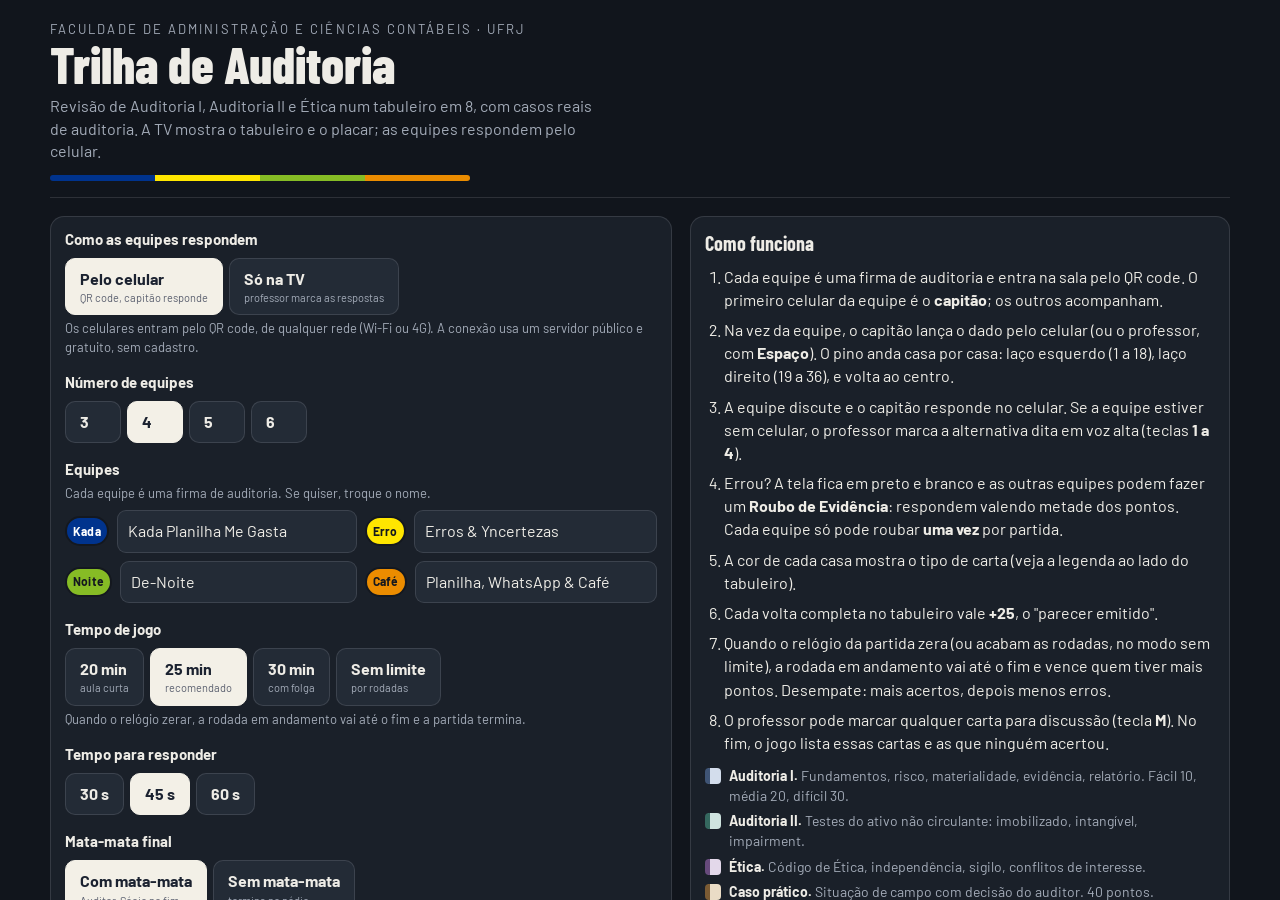
<file: index.html>
<!doctype html>
<html lang="pt-BR">
<head>
<meta charset="utf-8">
<meta name="viewport" content="width=device-width, initial-scale=1, viewport-fit=cover">
<meta name="claude:viewport-fit-sides" content="cover">
<title>Trilha de Auditoria</title>
<link rel="stylesheet" href="fonts/fontes.css?v=13">
<style>
/* ==================================================================
   TRILHA DE AUDITORIA · FACC/UFRJ · tela da TV (moderador)
   Auditoria I, Auditoria II e Ética
   Proposta: Bernardo Furtado, Iago Costa e Thiago Primo
   Licença MIT. O conteúdo editável fica em js/conteudo.js.
   ================================================================== */

/* Layout: sala escura em volta de um tabuleiro de papel e tinta.
   As únicas cores vivas da tela são as das equipes. */
:root{
  color-scheme: dark;
  --room:#11151C;
  --panel:#1A2029;
  --panel-2:#232B36;
  --line:rgba(226,232,240,.13);
  --ink:#EEECE6;
  --ink-soft:#A3ABB8;
  --paper:#F3F0E7;
  --paper-2:#E6E1D3;
  --paper-ink:#1B2230;
  --paper-soft:#5C6170;
  --stamp:#9E3A31;
  --ok:#2F8A5C;
  --bad:#B4433A;
  --f-display:'Barlow Condensed', 'Arial Narrow', 'Roboto Condensed', Arial, sans-serif;
  --f-body:'Barlow', 'Segoe UI', Roboto, Arial, sans-serif;
}
*{box-sizing:border-box}
[hidden]{display:none!important}
html,body{height:100%}
body{
  margin:0;background:var(--room);color:var(--ink);font-family:var(--f-body);font-size:16px;line-height:1.4;
  padding-left:max(16px, env(safe-area-inset-left, 0px));
  padding-right:max(16px, env(safe-area-inset-right, 0px));
  overflow:hidden;
}
button{font:inherit;color:inherit;cursor:pointer;border:0;background:none}
button:disabled{cursor:default}
button:focus-visible,input:focus-visible{outline:3px solid var(--paper);outline-offset:2px}
h1,h2,h3{font-family:var(--f-display);margin:0;text-wrap:balance}
.num{font-variant-numeric:tabular-nums}
kbd{font-family:var(--f-body)}

/* Preto e branco quando a equipe erra; volta ao normal na troca de vez */
#app,.screen{transition:filter .7s ease}
body.pb #app{filter:grayscale(1) contrast(.96)}
body.pb .card{animation:shakeX .45s ease}
@keyframes shakeX{0%,100%{transform:none}20%{transform:translateX(-10px)}40%{transform:translateX(9px)}60%{transform:translateX(-6px)}80%{transform:translateX(4px)}}

/* ---------------- Estrutura ---------------- */
#app{height:100%;display:grid;grid-template-rows:auto minmax(0,1fr);gap:10px;padding-block:10px}
.top{display:flex;align-items:center;gap:14px;flex-wrap:wrap}
.brand h1{font-weight:800;font-size:clamp(20px,1.8vw,34px)}
.brand .sub{font-size:clamp(11px,.75vw,14px);color:var(--ink-soft);letter-spacing:.16em;text-transform:uppercase}
.room-badge{display:flex;align-items:center;gap:10px;background:var(--paper);color:var(--paper-ink);border-radius:12px;padding:6px 12px 6px 6px;font-weight:700}
.room-badge .mini-qr{width:44px;height:44px;background:#fff;border-radius:6px;padding:2px}
.room-badge .mini-qr svg{width:100%;height:100%;display:block}
.room-badge small{display:block;font-weight:400;color:var(--paper-soft);font-size:12px}
.room-badge .code{font-family:var(--f-display);font-size:22px;letter-spacing:.08em}
.round-box{margin-left:auto;display:flex;align-items:center;gap:12px;color:var(--ink-soft);font-size:clamp(13px,.95vw,18px)}
.round-box strong{color:var(--ink);font-family:var(--f-display);font-size:1.35em}
.dots{display:flex;gap:5px}
.dots i{width:11px;height:11px;border-radius:50%;background:var(--line)}
.dots i.on{background:var(--paper-2)}
.dots i.now{background:var(--paper);box-shadow:0 0 0 3px rgba(243,240,231,.25)}
.clock{font-family:var(--f-display);font-weight:800;color:var(--ink);font-size:1.35em;font-variant-numeric:tabular-nums}
.clock.warn{color:#F0A49C}
.clock.paused{opacity:.55}
.last-round{background:var(--stamp);color:#fff;font-weight:700;padding:3px 10px;border-radius:20px;font-size:.8em;letter-spacing:.06em}

.game{display:grid;grid-template-columns:minmax(0,1fr) clamp(300px,25vw,440px);gap:14px;min-height:0}
.stage{position:relative;min-width:0;min-height:0;display:flex;align-items:center;justify-content:center}
#board{display:block;width:100%;height:100%}
#board text{pointer-events:none}
.pawn{transition:transform .26s ease-out}
.pawn .pawn-body{transform:scale(1.2)}
.pawn .coroa{display:none}
.pawn.lider .coroa{display:inline;transform-box:fill-box;transform-origin:center bottom}
.pawn.lider .coroa.nova{animation:coroaPop .7s cubic-bezier(.2,.9,.3,1.4)}
@keyframes coroaPop{0%{transform:translateY(-14px) scale(.2);opacity:0}100%{transform:none;opacity:1}}
.voo{position:fixed;z-index:70;pointer-events:none;transform:translate(-50%,-50%);background:var(--team);color:var(--team-ink);font-family:var(--f-display);font-weight:800;font-size:44px;padding:4px 18px;border-radius:30px;border:3px solid #14181F;box-shadow:0 8px 24px rgba(0,0,0,.45);animation:voa .9s cubic-bezier(.5,0,.4,1) forwards}
@keyframes voa{0%{transform:translate(-50%,-50%) scale(.4);opacity:0}18%{transform:translate(-50%,-50%) scale(1.15);opacity:1}35%{transform:translate(-50%,-50%) scale(1)}100%{transform:translate(calc(-50% + var(--dx)),calc(-50% + var(--dy))) scale(.45);opacity:.9}}
.score-row .pts.subindo{color:var(--team);transform:scale(1.18);transition:transform .15s}
.score-row .pts{transition:transform .25s}
.pawn.active .pawn-body{animation:bounce .9s ease-in-out infinite}
@keyframes bounce{0%,100%{transform:scale(1.55) translateY(0)}50%{transform:scale(1.55) translateY(-7px)}}
#cell-hl{animation:pulse 1.2s ease-in-out infinite}
@keyframes pulse{0%,100%{stroke-opacity:1}50%{stroke-opacity:.4}}

.ribbon{
  position:absolute;top:6px;left:50%;transform:translateX(-50%);z-index:5;
  display:flex;align-items:center;gap:10px;background:rgba(17,21,28,.92);border:1px solid var(--line);
  border-radius:40px;padding:6px 16px 6px 8px;font-size:clamp(13px,1vw,19px);white-space:nowrap;max-width:100%;
}
.ribbon .hint{color:var(--ink-soft)}
.ribbon kbd{background:var(--panel-2);border:1px solid var(--line);border-radius:6px;padding:1px 7px;color:var(--paper)}
.toast{
  position:absolute;bottom:10px;left:50%;transform:translateX(-50%);z-index:30;
  background:var(--paper);color:var(--paper-ink);font-weight:700;padding:10px 18px;border-radius:12px;
  font-size:clamp(14px,1.1vw,20px);box-shadow:0 8px 24px rgba(0,0,0,.45);max-width:92%;text-align:center;
  animation:toastIn .25s ease-out;
}
@keyframes toastIn{from{opacity:0;transform:translate(-50%,10px)}to{opacity:1;transform:translate(-50%,0)}}

/* ---------------- Coluna lateral ---------------- */
.side{display:flex;flex-direction:column;gap:10px;min-height:0;overflow-y:auto;padding-right:2px}
.panel{background:var(--panel);border:1px solid var(--line);border-radius:14px;padding:12px 14px}
.panel-title{font-size:11px;letter-spacing:.16em;text-transform:uppercase;color:var(--ink-soft);margin-bottom:8px;display:flex;justify-content:space-between}
.turn-panel{display:grid;grid-template-columns:auto 1fr;gap:12px;align-items:center}
.turn-who{min-width:0}
.turn-who .label{font-size:12px;color:var(--ink-soft);letter-spacing:.1em;text-transform:uppercase}
.turn-who .name{font-family:var(--f-display);font-weight:800;font-size:clamp(18px,1.45vw,28px);line-height:1.15;overflow-wrap:anywhere}
.turn-who .where{font-size:13px;color:var(--ink-soft)}
.die{
  width:clamp(64px,5.2vw,92px);aspect-ratio:1;border-radius:16px;background:#FBFAF5;
  box-shadow:inset 0 -6px 0 rgba(0,0,0,.12),0 6px 14px rgba(0,0,0,.35);
  display:grid;grid-template-columns:repeat(3,1fr);grid-template-rows:repeat(3,1fr);padding:14%;gap:6%;
}
.die i{border-radius:50%;background:#1B2230;opacity:0;transform:scale(.85)}
.die i.on{opacity:1}
.die.rolling{animation:shake .12s linear infinite}
@keyframes shake{0%{transform:rotate(-8deg)}50%{transform:rotate(8deg)}100%{transform:rotate(-8deg)}}
.btn-roll{
  grid-column:1/-1;background:var(--team,var(--paper));color:var(--team-ink,var(--paper-ink));font-weight:700;border-radius:12px;padding:12px;
  font-size:clamp(15px,1.15vw,21px);display:flex;justify-content:center;align-items:center;gap:10px;
  box-shadow:inset 0 -4px 0 rgba(0,0,0,.18);
}
.btn-roll:disabled{background:var(--panel-2);color:var(--ink-soft);box-shadow:none}
.btn-roll kbd{font-size:.75em;background:rgba(0,0,0,.15);border-radius:5px;padding:1px 6px}
.turn-note{grid-column:1/-1;font-size:13px;color:var(--ink-soft);text-align:center;margin-top:-4px}

.score-list{display:flex;flex-direction:column;gap:6px}
.score-row{
  display:grid;grid-template-columns:22px 44px minmax(0,1fr) auto;align-items:center;gap:8px;
  padding:7px 8px;border-radius:10px;background:var(--panel-2);border:1px solid transparent;
  border-left:5px solid var(--team);
}
.score-row.now{border-color:var(--paper-2);border-left-color:var(--team);background:#2C3644}
.score-row .rk{font-weight:700;color:var(--ink-soft);text-align:center}
.score-row .nm{min-width:0}
.score-row .nm b{display:block;white-space:nowrap;overflow:hidden;text-overflow:ellipsis;font-size:clamp(15px,1.1vw,20px)}
.score-row .nm span{font-size:13px;color:var(--ink-soft);display:block;white-space:nowrap;overflow:hidden;text-overflow:ellipsis}
.score-row .pts{font-family:var(--f-display);font-weight:800;font-size:clamp(20px,1.5vw,28px);text-align:right;color:var(--paper)}
.adj{display:flex;gap:4px;justify-content:flex-end;margin-top:2px}
.adj button{font-size:11px;padding:1px 6px;border-radius:5px;background:rgba(255,255,255,.08);color:var(--ink-soft)}
.adj button:hover{background:rgba(255,255,255,.18);color:var(--ink)}
.chip{
  min-width:30px;height:30px;padding:0 6px;border-radius:15px;display:inline-flex;align-items:center;justify-content:center;
  font-weight:700;font-size:12px;letter-spacing:.02em;border:2px solid #14181F;flex:none;
}
details.mod summary{cursor:pointer;list-style:none;font-size:11px;letter-spacing:.16em;text-transform:uppercase;color:var(--ink-soft)}
details.mod summary::-webkit-details-marker{display:none}
details.mod summary::after{content:' +'}
details.mod[open] summary::after{content:' −'}
.mod-grid{display:grid;grid-template-columns:1fr 1fr;gap:6px;margin-top:8px}
.mod-grid button{
  background:var(--panel-2);border:1px solid var(--line);border-radius:9px;padding:8px 6px;font-size:13px;
  display:flex;justify-content:space-between;align-items:center;gap:6px;text-align:left;
}
.mod-grid button:hover{border-color:var(--paper-2)}
.mod-grid button kbd{font-size:11px;color:var(--ink-soft)}
.mod-grid .danger{color:#F0A49C}
.legend{display:flex;flex-wrap:wrap;gap:6px 10px}
.legend span{display:flex;align-items:center;gap:6px;font-size:15px;color:var(--ink)}
.legend i{width:20px;height:20px;border-radius:4px;display:block;border-left:6px solid}

/* ---------------- Cartas ---------------- */
.card-layer{
  position:absolute;inset:0;z-index:20;display:flex;align-items:center;justify-content:center;
  background:rgba(8,10,14,.62);padding:8px;
}
.card{
  width:min(100%,1060px);max-height:100%;overflow:auto;background:var(--paper);color:var(--paper-ink);
  border-radius:18px;box-shadow:0 24px 60px rgba(0,0,0,.55);animation:cardIn .35s cubic-bezier(.2,.9,.3,1.2);
  display:flex;flex-direction:column;position:relative;
}
@keyframes cardIn{from{opacity:0;transform:translateY(24px) rotate(-1.5deg) scale(.96)}to{opacity:1;transform:none}}
.card-band{background:var(--cat);color:#fff;display:flex;align-items:center;gap:14px;padding:12px 20px;flex-wrap:wrap}
.card-band .cat{min-width:0;flex:1}
.card-band .cat-name{font-family:var(--f-display);font-weight:800;font-size:clamp(18px,1.6vw,30px);display:block;line-height:1.1}
.card-band .cat-meta{font-size:clamp(12px,.9vw,16px);opacity:.9;letter-spacing:.04em}
.timer{display:flex;align-items:center;gap:10px}
.t-num{font-family:var(--f-display);font-weight:800;font-size:clamp(26px,2.4vw,44px);min-width:2.2ch;text-align:right}
.t-num.warn{color:#FFD2CA}
.t-btn{background:rgba(255,255,255,.18);color:#fff;border-radius:8px;padding:6px 10px;font-size:13px}
.t-track{height:8px;background:rgba(27,34,48,.12)}
#t-bar{height:100%;background:var(--cat);width:100%;transition:width 1s linear}
#t-bar.warn{background:var(--bad)}
.card-body{padding:clamp(14px,1.6vw,28px) clamp(16px,2vw,34px);display:flex;flex-direction:column;gap:clamp(10px,1.2vw,20px)}
.who{display:flex;align-items:center;gap:10px;font-size:clamp(14px,1.05vw,19px);color:var(--paper-soft);flex-wrap:wrap}
.who b{color:var(--paper-ink)}
.tag{border-radius:20px;padding:2px 10px;font-weight:700;font-size:.9em}
.tag.steal{background:#EFE2CC;color:#6A4610}
.tag.house{background:#F0D6D1;color:#7E2A22}
.tag.phone{background:#DDE4EE;color:#26344A}
.situacao{font-size:clamp(15px,1.25vw,23px);color:var(--paper-soft);border-left:4px solid var(--cat);padding-left:14px;margin:0}
.q-text{font-size:clamp(20px,2.1vw,40px);font-weight:700;line-height:1.25;margin:0;text-wrap:pretty}
.alts{display:grid;grid-template-columns:1fr 1fr;gap:clamp(8px,.9vw,14px)}
.alt{
  display:grid;grid-template-columns:auto 1fr;gap:12px;align-items:center;text-align:left;
  background:#fff;border:2px solid #D8D2C2;border-radius:14px;padding:clamp(10px,1vw,16px);
  font-size:clamp(15px,1.35vw,25px);line-height:1.25;color:var(--paper-ink);transition:border-color .15s,background .15s;
}
.alt:not(:disabled):hover{border-color:var(--cat)}
.alt .lt{
  width:clamp(30px,2.3vw,44px);aspect-ratio:1;border-radius:10px;background:var(--cat);color:#fff;
  display:flex;align-items:center;justify-content:center;font-weight:800;font-family:var(--f-display);
}
.alt.pending{border-color:var(--paper-ink);background:#E9E5DA;animation:pulse 0.8s ease-in-out infinite}
.alt.right{background:#DCEFE3;border-color:var(--ok)}
.alt.right .lt{background:var(--ok)}
.alt.partial{border-color:#C8962E;background:#F6E9C9}
.alt.partial .lt{background:#C8962E}
.alt .alt-pts{margin-left:auto;font-weight:700;font-size:14px;color:var(--ink-soft,#555);white-space:nowrap;padding-left:10px}
.alt.wrong{background:#F5DCD8;border-color:var(--bad);opacity:.85}
.alt.wrong .lt{background:var(--bad)}
.alt.dim{opacity:.45}
.verdict{
  display:flex;align-items:center;gap:14px;border-radius:12px;padding:12px 16px;font-size:clamp(17px,1.6vw,30px);
  font-family:var(--f-display);font-weight:800;line-height:1.2;
}
.verdict.ok{background:#1E6A45;color:#fff}
.verdict.no{background:#2A2E37;color:#fff}
.verdict small{display:block;font-family:var(--f-body);font-weight:400;font-size:.55em;opacity:.85}
.explain{background:var(--paper-2);border-radius:12px;padding:12px 16px;font-size:clamp(14px,1.15vw,21px)}
.explain .res{font-family:var(--f-display);font-weight:800;font-size:1.1em;margin-bottom:4px}
.explain .norma{display:inline-block;margin-top:6px;font-size:.8em;color:var(--paper-soft);letter-spacing:.04em}
.carimbo{
  position:absolute;right:28px;bottom:96px;z-index:3;transform:rotate(-12deg);border:5px solid #B4433A;color:#B4433A;
  font-family:var(--f-display);font-weight:800;letter-spacing:.14em;font-size:clamp(26px,3vw,54px);padding:2px 16px;border-radius:10px;
  background:rgba(255,255,255,.85);pointer-events:none;mix-blend-mode:multiply;
}
.carimbo.bate{animation:carimbo .45s cubic-bezier(.2,1.4,.4,1) both}
@keyframes carimbo{from{opacity:0;transform:rotate(-12deg) scale(2.6)}to{opacity:1;transform:rotate(-12deg) scale(1)}}
.badge-sr.badge-gc{background:#B4433A;color:#fff}
.badge-sr{display:inline-block;font-family:var(--f-body);font-size:10px;font-weight:700;letter-spacing:.06em;text-transform:uppercase;background:var(--paper);color:var(--paper-ink);border-radius:10px;padding:1px 7px;vertical-align:middle}
.joke{
  display:grid;grid-template-columns:auto 1fr;gap:12px;align-items:start;background:#fff;border:2px dashed var(--stamp);
  border-radius:12px;padding:12px 16px;font-size:clamp(15px,1.2vw,22px);
}
.joke b{font-family:var(--f-display);color:var(--stamp);font-size:.8em;letter-spacing:.08em;text-transform:uppercase;white-space:nowrap;padding-top:.2em}
.stamp{
  position:absolute;top:14px;right:22px;transform:rotate(-8deg);border:3px solid var(--stamp);color:var(--stamp);
  font-family:var(--f-display);font-weight:800;letter-spacing:.12em;padding:2px 10px;border-radius:6px;
  font-size:clamp(14px,1.2vw,22px);background:rgba(255,255,255,.92);pointer-events:none;
}
.keys{margin:0;padding-left:1.2em;font-size:clamp(15px,1.2vw,22px);display:flex;flex-direction:column;gap:4px}
.vf{display:flex;gap:12px;justify-content:center}
.vf div{
  font-family:var(--f-display);font-weight:800;font-size:clamp(22px,2.4vw,44px);padding:8px 28px;border-radius:14px;
  border:3px solid #D8D2C2;color:var(--paper-soft)
}
.vf div.right{border-color:var(--ok);background:#DCEFE3;color:#1C6B43}
.answered{display:flex;gap:8px;flex-wrap:wrap;align-items:center;font-size:clamp(13px,1vw,17px);color:var(--paper-soft)}
.answered .chip{opacity:.3}
.answered .chip.on{opacity:1}
.card-foot{
  border-top:1px solid #DAD3C1;padding:12px clamp(16px,2vw,34px);display:flex;align-items:center;gap:10px;flex-wrap:wrap;
  background:var(--paper-2);border-radius:0 0 18px 18px;
}
.card-foot .note{flex:1;min-width:200px;font-size:clamp(13px,.95vw,17px);color:var(--paper-soft)}
.cbtn{
  border-radius:10px;padding:10px 16px;font-weight:700;font-size:clamp(14px,1vw,18px);
  background:#fff;border:2px solid #CDC6B2;color:var(--paper-ink);display:inline-flex;align-items:center;gap:8px;
}
.cbtn:hover{border-color:var(--paper-ink)}
.cbtn.primary{background:var(--paper-ink);color:#fff;border-color:var(--paper-ink)}
.cbtn.good{background:var(--ok);border-color:var(--ok);color:#fff}
.cbtn.bad{background:#fff;border-color:var(--bad);color:#8E2F27}
.cbtn.flag.on{background:#F0D6D1;border-color:var(--stamp);color:#7E2A22}
.cbtn kbd{font-size:.75em;opacity:.75}
.cbtn.group{padding:5px 12px 5px 6px}
.cbtn.group.on{background:#DCEFE3;border-color:var(--ok)}
.event-text{font-size:clamp(18px,1.8vw,32px);line-height:1.3;margin:0}
.event-effect{font-family:var(--f-display);font-weight:800;font-size:clamp(22px,2.2vw,40px);color:var(--paper-ink)}

/* ---------------- Telas cheias ---------------- */
.screen{
  position:fixed;inset:0;z-index:50;background:var(--room);overflow-y:auto;
  padding:max(20px,env(safe-area-inset-top,0px)) max(16px,env(safe-area-inset-right,0px)) max(20px,env(safe-area-inset-bottom,0px)) max(16px,env(safe-area-inset-left,0px));
}
.screen-inner{max-width:1180px;margin:0 auto;display:flex;flex-direction:column;gap:18px}
.setup-head{display:flex;align-items:flex-end;gap:18px;flex-wrap:wrap;border-bottom:1px solid var(--line);padding-bottom:16px}
.setup-head .eyebrow{color:var(--ink-soft);letter-spacing:.16em;text-transform:uppercase;font-size:13px}
.setup-head h1{font-size:clamp(34px,4vw,64px);font-weight:800;line-height:1}
.setup-head p{color:var(--ink-soft);max-width:62ch;margin:6px 0 0}
.firm-strip{display:flex;height:6px;border-radius:3px;overflow:hidden;width:min(100%,420px);margin-top:12px}
.firm-strip i{flex:1}
.setup-grid{display:grid;grid-template-columns:minmax(0,1.15fr) minmax(0,1fr);gap:18px}
.field{display:flex;flex-direction:column;gap:8px;margin-bottom:16px}
.field > .lbl{font-weight:700;font-size:15px}
.field > .help{font-size:13px;color:var(--ink-soft);margin-top:-4px}
.link-btn{align-self:flex-start;font-size:13px;color:var(--ink-soft);text-decoration:underline;padding:2px 0}
.seg{display:flex;flex-wrap:wrap;gap:6px}
.seg button{background:var(--panel-2);border:1px solid var(--line);border-radius:10px;padding:9px 14px;font-weight:700;min-width:56px;text-align:left}
.seg button small{display:block;font-weight:400;font-size:11px;color:var(--ink-soft)}
.seg button.sel{background:var(--paper);color:var(--paper-ink);border-color:var(--paper)}
.seg button.sel small{color:var(--paper-soft)}
.seg button:disabled{opacity:.45}
.names{display:grid;grid-template-columns:minmax(0,1fr) minmax(0,1fr);gap:8px}
.names > *,.setup-grid > *{min-width:0}
.name-row{display:flex;align-items:center;gap:8px}
.name-row input{
  flex:1;min-width:0;background:var(--panel-2);border:1px solid var(--line);border-radius:9px;color:var(--ink);
  padding:9px 10px;font:inherit;
}
.actions{display:flex;gap:10px;flex-wrap:wrap}
.big{border-radius:12px;padding:13px 22px;font-weight:700;font-size:17px}
.big.main{background:var(--paper);color:var(--paper-ink)}
.big.ghost{border:1px solid var(--line);background:var(--panel-2)}
.rules h3{font-size:20px;margin-bottom:8px}
.rules ol{margin:0;padding-left:1.2em;display:flex;flex-direction:column;gap:7px;color:var(--ink)}
.rules li{line-height:1.45}
.rules .types{display:grid;gap:6px;margin-top:12px}
.rules .types div{display:grid;grid-template-columns:16px 1fr;gap:8px;align-items:start;font-size:14px;color:var(--ink-soft)}
.rules .types i{width:16px;height:16px;border-radius:4px;margin-top:2px;border-left:5px solid}
.rules .types b{color:var(--ink)}
.credits{font-size:13px;color:var(--ink-soft);border-top:1px solid var(--line);padding-top:12px}
.warn-box{background:rgba(180,67,58,.14);border:1px solid rgba(180,67,58,.4);border-radius:12px;padding:10px 14px;color:#F2C0BA}
.info-box{background:var(--panel-2);border:1px solid var(--line);border-radius:12px;padding:10px 14px;color:var(--ink-soft);font-size:14px}

/* Sala (QR code) */
.lobby{display:grid;grid-template-columns:minmax(0,380px) minmax(0,1fr);gap:22px;align-items:start}
.qr-card{background:var(--paper);color:var(--paper-ink);border-radius:18px;padding:20px;display:flex;flex-direction:column;align-items:center;gap:10px;text-align:center}
.qr-card .qr{width:100%;max-width:320px;aspect-ratio:1;background:#fff;border-radius:10px;padding:6px}
.qr-card .qr svg{width:100%;height:100%;display:block}
.qr-card .code-big{font-family:var(--f-display);font-weight:800;font-size:54px;letter-spacing:.12em;line-height:1}
.qr-card .url{font-size:13px;color:var(--paper-soft);word-break:break-all}
.teams-grid{display:grid;grid-template-columns:repeat(auto-fill,minmax(220px,1fr));gap:10px}
.team-col{background:var(--panel);border:1px solid var(--line);border-top:5px solid var(--team);border-radius:12px;padding:12px;display:flex;flex-direction:column;gap:8px}
.team-col h3{font-size:20px;display:flex;align-items:center;gap:8px}
.member{display:flex;justify-content:space-between;align-items:center;gap:8px;background:var(--panel-2);border-radius:8px;padding:6px 10px;font-size:14px;text-align:left;width:100%}
.member .role{font-size:11px;letter-spacing:.08em;text-transform:uppercase;color:var(--ink-soft)}
.member.cap{outline:2px solid var(--paper-2)}
.av-row{display:flex;align-items:center;gap:8px;font-size:13px;color:var(--ink-soft)}
.av-mini{width:34px;height:34px;border-radius:50%;border:3px solid var(--team);background:#F4F1EA;display:inline-flex;align-items:center;justify-content:center;overflow:hidden;flex:none;font-size:18px}
.av-mini img{width:100%;height:100%;object-fit:cover}
.av-rm{margin-left:auto;font-size:12px;color:var(--ink-soft);text-decoration:underline}
.member.cap .role{color:var(--paper)}
.empty{font-size:13px;color:var(--ink-soft)}

.end-podium{display:flex;align-items:flex-end;justify-content:center;gap:14px;margin-top:10px}
.pod{flex:1;max-width:220px;display:flex;flex-direction:column;align-items:center;gap:6px;text-align:center}
.pod-av{width:78px;height:78px;border-radius:50%;border:5px solid var(--team);background:#F4F1EA;display:flex;align-items:center;justify-content:center;overflow:hidden;font-size:42px;box-shadow:0 6px 18px rgba(0,0,0,.4)}
.pod.p1 .pod-av{width:96px;height:96px;font-size:52px}
.pod-av img{width:100%;height:100%;object-fit:cover}
.pod .pname{font-family:var(--f-display);font-weight:800;font-size:clamp(16px,1.6vw,26px)}
.pod .ppts{color:var(--paper);font-weight:700}
.pod .bar{width:100%;border-radius:12px 12px 0 0;display:flex;align-items:flex-start;justify-content:center;padding-top:10px;font-family:var(--f-display);font-weight:800;font-size:34px;background:var(--team);color:var(--team-ink);border:2px solid rgba(255,255,255,.25);border-bottom:0}
.pod.p1 .bar{height:170px}.pod.p2 .bar{height:120px}.pod.p3 .bar{height:85px}
/* Revelação do pódio: 3º, 2º, pausa, 1º */
.end-podium.anim .bar{transform-origin:bottom;animation:podSobe .7s cubic-bezier(.2,.9,.3,1.15) both;animation-delay:var(--d)}
.end-podium.anim .pod > :not(.bar){animation:podNome .5s ease-out both;animation-delay:calc(var(--d) + .55s)}
.end-podium.anim .pod.p1 .bar{box-shadow:0 0 0 0 var(--team);animation:podSobe .9s cubic-bezier(.2,.9,.3,1.2) both,podBrilho 1.6s ease-out both;animation-delay:var(--d),calc(var(--d) + .8s)}
.end-podium.anim .pod.p1 .chip{animation:podNome .5s ease-out both,podPula .6s ease-in-out 3;animation-delay:calc(var(--d) + .55s),calc(var(--d) + 1.1s)}
@keyframes podSobe{from{transform:scaleY(0)}to{transform:scaleY(1)}}
@keyframes podNome{from{opacity:0;transform:translateY(14px)}to{opacity:1;transform:none}}
@keyframes podBrilho{0%{box-shadow:0 0 0 0 var(--team)}40%{box-shadow:0 0 60px 6px var(--team)}100%{box-shadow:0 0 18px 0 transparent}}
@keyframes podPula{0%,100%{transform:none}50%{transform:translateY(-10px) scale(1.15)}}
/* placar, nota e prêmios só aparecem depois do 1º lugar (não estraga a surpresa) */
#end-inner.anim > .end-podium ~ *{animation:podNome .6s ease-out 3s both}
@media (prefers-reduced-motion:reduce){.end-podium.anim .bar,.end-podium.anim .pod > *,#end-inner.anim > *{animation:none!important}}
.nota{background:var(--panel);border:1px solid var(--line);border-radius:14px;padding:12px 16px;display:flex;gap:10px 24px;flex-wrap:wrap;align-items:center}
.nota b{font-family:var(--f-display);font-size:18px}
.nota span{color:var(--ink-soft)}
.tie{background:var(--stamp);color:#fff;border-radius:20px;padding:2px 10px;font-size:13px;font-weight:700}
.end-table{width:100%;border-collapse:collapse;font-size:16px}
.end-table th,.end-table td{padding:9px 10px;border-bottom:1px solid var(--line);text-align:left}
.end-table th{font-size:12px;letter-spacing:.1em;text-transform:uppercase;color:var(--ink-soft)}
.end-table td.n{text-align:right;font-variant-numeric:tabular-nums}
.awards{display:grid;grid-template-columns:repeat(auto-fill,minmax(220px,1fr));gap:10px}
.award{background:var(--panel-2);border-radius:12px;padding:12px;display:flex;flex-direction:column;gap:6px}
.award b{font-family:var(--f-display);font-size:18px}
.award span{display:flex;align-items:center;gap:6px;flex-wrap:wrap}
.award small{color:var(--ink-soft)}
.socio-banner{display:flex;align-items:center;gap:14px;background:var(--paper);color:var(--paper-ink);border-radius:14px;padding:14px 18px}
.socio-banner small{display:block;font-size:12px;letter-spacing:.12em;text-transform:uppercase;color:var(--paper-soft)}
.socio-banner b{font-family:var(--f-display);font-size:28px}
.mm-head{display:flex;align-items:flex-end;justify-content:space-between;gap:16px;flex-wrap:wrap;border-bottom:1px solid var(--line);padding-bottom:12px}
.mm-head h1{font-size:clamp(30px,3.4vw,56px)}
.mm-head .eyebrow{color:var(--ink-soft);letter-spacing:.16em;text-transform:uppercase;font-size:13px}
.mm-card{background:var(--paper);color:var(--paper-ink);border-radius:18px;overflow:hidden}
.mm-card .q-text{padding:22px 26px 6px}
.mm-alts{display:grid;grid-template-columns:repeat(auto-fit,minmax(240px,1fr));gap:10px;padding:14px 26px 22px}
.mm-alt{background:#fff;border:2px solid #D8D2C2;border-radius:14px;padding:14px 16px;font-size:clamp(17px,1.5vw,26px);font-weight:700;display:flex;gap:12px;align-items:center}
.mm-alt .lt{width:40px;height:40px;border-radius:10px;background:var(--paper-ink);color:#fff;display:flex;align-items:center;justify-content:center;font-family:var(--f-display)}
.mm-alt.right{background:#DCEFE3;border-color:var(--ok)}
.mm-alt.right .lt{background:var(--ok)}
.mm-alt.dim{opacity:.45}
.mm-players{display:grid;grid-template-columns:repeat(auto-fill,minmax(180px,1fr));gap:8px}
.mm-p{display:flex;align-items:center;gap:8px;background:var(--panel);border:1px solid var(--line);border-radius:10px;padding:8px 10px;font-weight:700}
.mm-p small{margin-left:auto;font-weight:400;color:var(--ink-soft);font-size:12px}
.mm-p.out{opacity:.4;text-decoration:line-through;filter:grayscale(1)}
.mm-p.ok{border-color:var(--ok)}
.mm-p.ans small{color:var(--paper)}
.mm-msg{font-family:var(--f-display);font-weight:800;font-size:clamp(20px,2vw,34px)}
.mm-win{text-align:center;display:flex;flex-direction:column;align-items:center;gap:10px;padding:30px 0}
.mm-win .nome{font-family:var(--f-display);font-weight:800;font-size:clamp(44px,6vw,96px);line-height:1}
.mm-win .titulo{letter-spacing:.2em;text-transform:uppercase;color:var(--ink-soft)}
.review h2{font-size:24px;margin-bottom:4px}
.review > p{color:var(--ink-soft);margin:0 0 8px}
.rv{display:grid;grid-template-columns:90px minmax(0,1fr);gap:12px;padding:10px 0;border-bottom:1px solid var(--line)}
.rv code{font-family:var(--f-body);font-weight:700;color:var(--paper)}
.rv .why{font-size:12px;color:var(--ink-soft);display:block}
.rv .ans{color:#93D6B0;font-weight:700}
.rv .exp{color:var(--ink-soft);font-size:14px}
.confetti{position:fixed;top:-20px;width:10px;height:16px;z-index:51;pointer-events:none;animation:fall linear forwards}
/* Easter eggs: tela de ressalva no estilo videogame e volta completa */
.wasted{position:fixed;inset:0;z-index:60;pointer-events:none;display:flex;align-items:center;justify-content:center;background:linear-gradient(180deg,transparent 33%,rgba(8,10,14,.88) 41%,rgba(8,10,14,.88) 59%,transparent 67%);animation:wastedIn 1.9s ease both}
.wasted span{font-family:var(--f-display);font-weight:800;font-size:clamp(48px,8vw,120px);letter-spacing:.06em;text-transform:uppercase;color:#C8463B;text-shadow:3px 3px 0 #000,-1px -1px 0 #000,0 0 30px rgba(0,0,0,.8)}
.wasted.passed span{color:#E8C25A;font-size:clamp(36px,5.5vw,84px)}
.wasted img{display:block;height:clamp(70px,10vw,140px);width:auto;max-width:92vw;object-fit:contain;margin:0 auto}
.wasted small{display:block;text-align:center;font-family:var(--f-body);font-weight:600;font-size:max(16px,1.6vw);letter-spacing:.14em;margin-top:.3em;color:#fff;text-shadow:2px 2px 0 #000}
@keyframes wastedIn{0%{opacity:0;transform:scale(1.15)}15%{opacity:1;transform:scale(1)}75%{opacity:1}100%{opacity:0}}
.estrelas{color:#E8C25A;letter-spacing:.1em;margin-left:6px}.estrelas i{font-style:normal;opacity:.25}
@keyframes fall{to{transform:translateY(112vh) rotate(540deg)}}

.gab-sec{display:flex;flex-direction:column;gap:8px}
.gab-sec h2{font-size:22px;border-bottom:3px solid var(--line);padding-bottom:4px}
.gab-item{display:grid;grid-template-columns:82px minmax(0,1fr);gap:10px;padding:8px 0;border-bottom:1px solid var(--line);font-size:14px}
.gab-item code{color:var(--paper);font-family:var(--f-body);font-weight:700}
.gab-item .ans{color:#93D6B0;font-weight:700}
.gab-item ul{margin:4px 0 0;padding-left:1.1em;color:#93D6B0}

.modal-back{position:fixed;inset:0;z-index:80;background:rgba(4,6,10,.72);display:flex;align-items:center;justify-content:center;padding:16px}
.modal{background:var(--panel);border:1px solid var(--line);border-radius:16px;padding:20px;max-width:460px;width:100%;display:flex;flex-direction:column;gap:14px}
.modal p{margin:0;font-size:17px}

@media (max-width:900px){
  body{overflow:auto}
  #app{height:auto}
  .game{grid-template-columns:1fr}
  .stage{min-height:62vh;flex-direction:column}
  .ribbon{position:static;transform:none;margin-bottom:8px}
  .card-layer{position:fixed;padding:10px}
  .alts{grid-template-columns:1fr}
  .setup-grid,.names,.lobby{grid-template-columns:1fr}
  .side{overflow:visible}
  .stamp{position:static;align-self:flex-start;margin:12px 0 0 16px}
}
@media (prefers-reduced-motion:reduce){
  .pawn{transition:none}.pawn.active .pawn-body{animation:none;transform:scale(1.55)}
  #cell-hl,.die.rolling,.card,.toast,.alt.pending,body.pb .card,.carimbo.bate{animation:none}
  .wasted{display:none}
  .confetti{display:none}
}
</style>
</head>
<body>

<!-- ======================= TELA INICIAL ======================= -->
<section class="screen" id="setup">
  <div class="screen-inner">
    <div class="setup-head">
      <div>
        <div class="eyebrow">Faculdade de Administração e Ciências Contábeis · UFRJ</div>
        <h1>Trilha de Auditoria</h1>
        <p>Revisão de Auditoria I, Auditoria II e Ética num tabuleiro em 8, com casos reais de auditoria. A TV mostra o tabuleiro e o placar; as equipes respondem pelo celular.</p>
        <div class="firm-strip" id="firm-strip"></div>
      </div>
    </div>

    <div class="setup-grid">
      <div class="panel">
        <div class="field">
          <span class="lbl">Como as equipes respondem</span>
          <div class="seg" id="seg-modo"></div>
          <span class="help" id="modo-help"></span>
        </div>
        <div class="field">
          <span class="lbl">Número de equipes</span>
          <div class="seg" id="seg-n"></div>
        </div>
        <div class="field">
          <span class="lbl">Equipes</span>
          <span class="help">Cada equipe é uma firma de auditoria. Se quiser, troque o nome.</span>
          <div class="names" id="names"></div>
        </div>
        <div class="field">
          <span class="lbl">Tempo de jogo</span>
          <div class="seg" id="seg-rounds"></div>
          <span class="help" id="duracao-help"></span>
          <div class="seg" id="seg-rodadas"></div>
        </div>
        <div class="field">
          <span class="lbl">Tempo para responder</span>
          <div class="seg" id="seg-tempo"></div>
        </div>
        <div class="field" id="field-mm">
          <span class="lbl">Mata-mata final</span>
          <div class="seg" id="seg-mm"></div>
          <span class="help">Depois do pódio, os integrantes da equipe vencedora disputam no celular o título de Auditor-Sócio (uns 5 minutos). Também desempata o 1º lugar.</span>
        </div>
        <div class="field">
          <span class="lbl">Perguntas inéditas</span>
          <span class="help" id="hist-help"></span>
          <button class="link-btn" id="btn-hist" hidden>Zerar histórico de perguntas</button>
        </div>
        <div class="actions">
          <button class="big main" id="btn-start">Criar sala</button>
          <button class="big ghost" id="btn-resume" hidden>Retomar partida salva</button>
          <button class="big ghost" id="btn-gab">Gabarito do moderador</button>
        </div>
      </div>

      <div class="panel rules">
        <div id="rules-box"></div>
        <p class="credits">Proposta de atividade: Bernardo Furtado, Iago Costa e Thiago Primo · FACC/UFRJ. Código aberto (licença MIT).</p>
      </div>
    </div>
  </div>
</section>

<!-- ======================= SALA (QR CODE) ======================= -->
<section class="screen" id="lobby" hidden>
  <div class="screen-inner">
    <div class="setup-head" style="justify-content:space-between">
      <div>
        <div class="eyebrow">Sala da partida</div>
        <h1>Entrem pelo celular</h1>
        <p>Aponte a câmera para o QR code. O primeiro celular de cada equipe vira o <b>capitão</b>: ele lança o dado e responde. Os outros acompanham. Toque num nome para trocar o capitão.</p>
      </div>
      <div class="actions">
        <button class="big main" id="btn-lobby-go">Começar partida</button>
        <button class="big ghost" id="btn-lobby-back">Voltar</button>
      </div>
    </div>
    <div class="lobby">
      <div class="qr-card">
        <div class="qr" id="qr-big"></div>
        <div class="code-big" id="code-big"></div>
        <div class="url" id="join-url"></div>
      </div>
      <div style="display:flex;flex-direction:column;gap:12px;min-width:0">
        <div id="lobby-warn"></div>
        <div class="teams-grid" id="teams-grid"></div>
        <div class="info-box" id="spectators"></div>
      </div>
    </div>
  </div>
</section>

<!-- ======================= JOGO ======================= -->
<div id="app" hidden>
  <header class="top">
    <div class="brand">
      <h1>Trilha de Auditoria</h1>
      <div class="sub">FACC · UFRJ — Auditoria I, II e Ética</div>
    </div>
    <button class="room-badge" id="room-badge" hidden title="Mostrar QR code da sala (Q)">
      <span class="mini-qr" id="qr-mini"></span>
      <span><small>Sala</small><span class="code" id="code-mini"></span></span>
      <span><small>Celulares</small><span id="phones-mini">0</span></span>
    </button>
    <div class="round-box" id="round-box"></div>
  </header>

  <main class="game">
    <div class="stage" id="stage">
      <div class="ribbon" id="ribbon"></div>
      <svg id="board" viewBox="0 0 1000 580" xmlns="http://www.w3.org/2000/svg" role="img" aria-label="Tabuleiro em forma de 8"></svg>
      <div class="card-layer" id="card-layer" hidden></div>
      <div id="toast-slot"></div>
    </div>

    <aside class="side">
      <div class="panel">
        <div class="turn-panel">
          <div class="die" id="die"><i></i><i></i><i></i><i></i><i></i><i></i><i></i><i></i><i></i></div>
          <div class="turn-who" id="turn-who"></div>
          <button class="btn-roll" id="btn-roll"></button>
          <div class="turn-note" id="turn-note"></div>
        </div>
      </div>

      <div class="panel">
        <div class="panel-title"><span>Placar</span></div>
        <div class="score-list" id="score-list"></div>
      </div>

      <div class="panel">
        <details class="mod">
          <summary>Moderação</summary>
          <div class="mod-grid">
            <button id="m-undo">Desfazer turno <kbd>Z</kbd></button>
            <button id="m-pause">Pausar tempo <kbd>P</kbd></button>
            <button id="m-full">Tela cheia <kbd>F</kbd></button>
            <button id="m-sound">Som: ligado <kbd>S</kbd></button>
            <button id="m-room">Sala e QR code <kbd>Q</kbd></button>
            <button id="m-rules">Regras <kbd>H</kbd></button>
            <button id="m-gab" style="grid-column:1/-1">Gabarito</button>
            <button id="m-clock" style="grid-column:1/-1">Pausar relógio da partida <kbd>R</kbd></button>
            <button id="m-end" class="danger" style="grid-column:1/-1">Encerrar partida e ver pódio</button>
          </div>
        </details>
      </div>

      <div class="panel">
        <div class="panel-title"><span>Casas</span></div>
        <div class="legend" id="legend"></div>
      </div>
    </aside>
  </main>
</div>

<!-- ======================= FIM ======================= -->
<section class="screen" id="end" hidden>
  <div class="screen-inner" id="end-inner"></div>
</section>

<!-- ======================= MATA-MATA ======================= -->
<section class="screen" id="mm" hidden>
  <div class="screen-inner" id="mm-inner"></div>
</section>

<!-- ======================= GABARITO / REGRAS ======================= -->
<section class="screen" id="gab" hidden>
  <div class="screen-inner" id="gab-inner"></div>
</section>
<section class="screen" id="help" hidden>
  <div class="screen-inner">
    <div class="setup-head" style="justify-content:space-between">
      <h1 style="font-size:40px">Como jogar</h1>
      <button class="big main" data-close="help">Voltar ao jogo</button>
    </div>
    <div class="panel rules" id="rules-box-2"></div>
  </div>
</section>

<div class="modal-back" id="confirm" hidden>
  <div class="modal">
    <p id="confirm-msg"></p>
    <div class="actions">
      <button class="big main" id="confirm-ok">Confirmar</button>
      <button class="big ghost" id="confirm-cancel">Cancelar</button>
    </div>
  </div>
</div>

<link rel="preload" as="image" href="img/ressalvado.png?v=13"><link rel="preload" as="image" href="img/parecer-emitido.png?v=13"><link rel="preload" as="image" href="img/cheat-negado.png?v=13"><link rel="preload" as="image" href="img/revisado.png?v=13"><link rel="preload" as="image" href="img/rodada-final.png?v=13"><link rel="preload" as="image" href="img/auditoria-surpresa.png?v=13">
<script src="js/firebase-config.js?v=13"></script>
<script src="js/vendor/firebase-app-compat.js"></script>
<script src="js/vendor/firebase-database-compat.js"></script>
<script src="js/vendor/mqtt.min.js"></script>
<script src="js/vendor/qrcode.js"></script>
<script src="js/rede.js?v=13"></script>
<script src="js/conteudo.js?v=13"></script>
<script src="js/tv.js?v=13"></script>
<script src="js/matamata.js?v=13"></script>
</body>
</html>
</file>
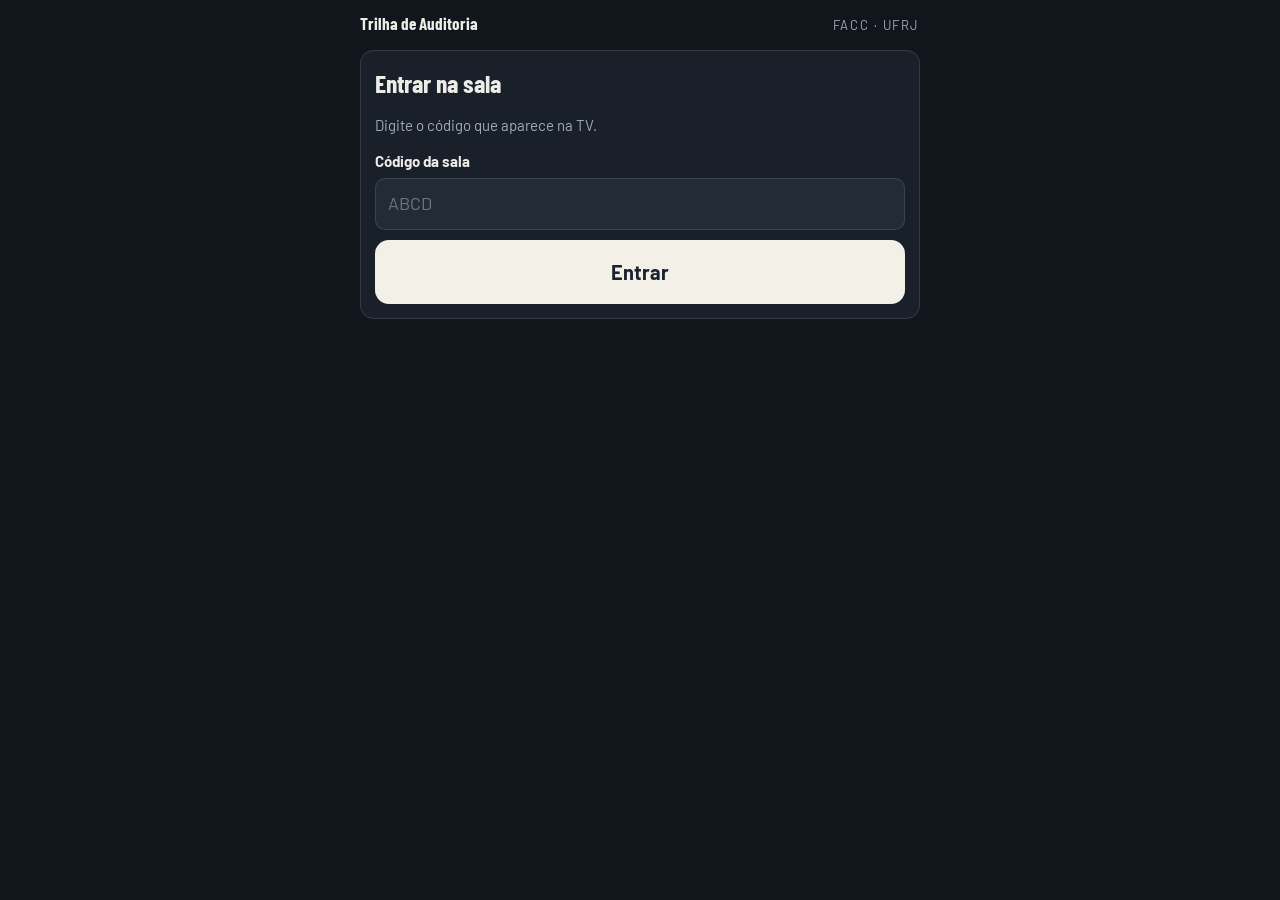
<file: jogador.html>
<!doctype html>
<html lang="pt-BR">
<head>
<meta charset="utf-8">
<meta name="viewport" content="width=device-width, initial-scale=1, viewport-fit=cover">
<meta name="claude:viewport-fit-sides" content="cover">
<meta name="theme-color" content="#11151C">
<title>Trilha de Auditoria · Equipe</title>
<link rel="stylesheet" href="fonts/fontes.css?v=13">
<style>
/* Trilha de Auditoria · tela do celular (capitão e torcida). Licença MIT. */
/* Layout: uma coluna, faixa da equipe no topo, ação principal sempre em
   botão grande na parte de baixo da área visível. */
:root{
  color-scheme: dark;
  --room:#11151C; --panel:#1A2029; --panel-2:#232B36; --line:rgba(226,232,240,.13);
  --ink:#EEECE6; --ink-soft:#A3ABB8;
  --paper:#F3F0E7; --paper-2:#E6E1D3; --paper-ink:#1B2230; --paper-soft:#5C6170;
  --ok:#2F8A5C; --bad:#B4433A; --stamp:#9E3A31;
  --team:#F3F0E7; --team-ink:#1B2230;
  --f-display:'Barlow Condensed', 'Arial Narrow', 'Roboto Condensed', Arial, sans-serif;
  --f-body:'Barlow', 'Segoe UI', Roboto, Arial, sans-serif;
}
*{box-sizing:border-box}
[hidden]{display:none!important}
html,body{min-height:100%}
body{
  margin:0;background:var(--room);color:var(--ink);font-family:var(--f-body);font-size:17px;line-height:1.4;
  padding-left:max(16px, env(safe-area-inset-left, 0px));
  padding-right:max(16px, env(safe-area-inset-right, 0px));
  padding-block:12px 28px;
  transition:filter .7s ease;
}
body.pb #main{filter:grayscale(1) contrast(.96)}
.letreiro{position:fixed;inset:0;z-index:60;pointer-events:none;display:flex;align-items:center;justify-content:center;background:linear-gradient(180deg,transparent 36%,rgba(8,10,14,.88) 44%,rgba(8,10,14,.88) 56%,transparent 64%);animation:letreiroIn 2s ease both}
.letreiro img{width:88vw;max-width:520px;height:auto}
@keyframes letreiroIn{0%{opacity:0;transform:scale(1.15)}15%{opacity:1;transform:scale(1)}75%{opacity:1}100%{opacity:0}}
@media (prefers-reduced-motion:reduce){.letreiro{display:none}}
body::before{content:"";position:fixed;inset:0 0 auto;height:env(safe-area-inset-top,0px);z-index:10;background:var(--room)}
button{font:inherit;color:inherit;cursor:pointer;border:0;background:none}
button:disabled{cursor:default}
button:focus-visible,input:focus-visible{outline:3px solid var(--paper);outline-offset:2px}
h1,h2,h3{font-family:var(--f-display);margin:0;text-wrap:balance}
.num{font-variant-numeric:tabular-nums}
main{max-width:560px;margin:0 auto;display:flex;flex-direction:column;gap:14px}

.brand{display:flex;justify-content:space-between;align-items:baseline;gap:10px;color:var(--ink-soft);font-size:13px;letter-spacing:.12em;text-transform:uppercase}
.brand b{font-family:var(--f-display);text-transform:none;letter-spacing:0;color:var(--ink);font-size:17px}

.teamband{
  position:sticky;top:env(safe-area-inset-top,0px);z-index:5;
  background:var(--team);color:var(--team-ink);border-radius:14px;padding:12px 14px;
  display:grid;grid-template-columns:minmax(0,1fr) auto;gap:4px 12px;align-items:center;
  box-shadow:0 8px 20px rgba(0,0,0,.35);
}
.teamband .tn{font-family:var(--f-display);font-weight:800;font-size:24px;line-height:1.1;overflow-wrap:anywhere}
.teamband .role{font-size:13px;font-weight:700;opacity:.85}
.teamband .pts{grid-row:1/3;grid-column:2;text-align:right;font-family:var(--f-display);font-weight:800;font-size:30px;line-height:1}
.teamband .pts small{display:block;font-family:var(--f-body);font-weight:400;font-size:12px}

.panel{background:var(--panel);border:1px solid var(--line);border-radius:14px;padding:14px}
.status{font-size:15px;color:var(--ink-soft)}
.status b{color:var(--ink)}
.big{width:100%;border-radius:14px;padding:18px;font-weight:700;font-size:20px;background:var(--paper);color:var(--paper-ink)}
.big.team{background:var(--team);color:var(--team-ink);box-shadow:inset 0 -5px 0 rgba(0,0,0,.2)}
.big.ghost{background:var(--panel-2);color:var(--ink);border:1px solid var(--line);font-size:16px;padding:14px}
.big:disabled{opacity:.5}

.field{display:flex;flex-direction:column;gap:6px}
.field label{font-weight:700;font-size:15px}
.field input{background:var(--panel-2);border:1px solid var(--line);border-radius:10px;color:var(--ink);padding:12px;font:inherit;font-size:18px}
.teams{display:grid;gap:8px}
.tpick{
  display:grid;grid-template-columns:auto minmax(0,1fr) auto;gap:10px;align-items:center;text-align:left;
  background:var(--panel-2);border:1px solid var(--line);border-left:8px solid var(--c);border-radius:12px;padding:12px;
}
.tpick b{font-size:18px;display:block}
.tpick span{font-size:13px;color:var(--ink-soft)}
.tpick em{font-style:normal;font-size:12px;font-weight:700;color:var(--ink-soft)}
.chip{min-width:34px;height:34px;padding:0 6px;border-radius:17px;display:inline-flex;align-items:center;justify-content:center;font-weight:700;font-size:12px;border:2px solid #14181F}

.card{background:var(--paper);color:var(--paper-ink);border-radius:16px;overflow:hidden}
.card-band{background:var(--paper-ink);color:#fff;padding:10px 14px;display:flex;justify-content:space-between;gap:10px;align-items:center}
.card-band.real{background:#262A36}
.card-band b{font-family:var(--f-display);font-size:18px}
.card-band small{display:block;font-size:12px;opacity:.85}
.timer{font-family:var(--f-display);font-weight:800;font-size:26px;min-width:2ch;text-align:right}
.timer.warn{color:#FFD2CA}
.card-body{padding:14px;display:flex;flex-direction:column;gap:12px}
.ctx{margin:0;color:var(--paper-soft);border-left:4px solid var(--paper-ink);padding-left:10px;font-size:15px}
.q{margin:0;font-size:20px;font-weight:700;line-height:1.3}
.alts{display:grid;gap:8px}
.alt{
  display:grid;grid-template-columns:auto 1fr;gap:10px;align-items:center;text-align:left;width:100%;
  background:#fff;border:2px solid #D8D2C2;border-radius:12px;padding:12px;font-size:17px;color:var(--paper-ink);min-height:56px;
}
.alt .lt{width:34px;height:34px;border-radius:9px;background:var(--paper-ink);color:#fff;display:flex;align-items:center;justify-content:center;font-weight:800;font-family:var(--f-display)}
.alt.sent{border-color:var(--paper-ink);background:#E9E5DA}
.alt.right{background:#DCEFE3;border-color:var(--ok)}
.alt.right .lt{background:var(--ok)}
.alt.partial{background:#F6E9C9;border-color:#C8962E}
.alt.partial .lt{background:#C8962E}
.alt.wrong{background:#F5DCD8;border-color:var(--bad)}
.alt.wrong .lt{background:var(--bad)}
.alt.dim{opacity:.5}
.alt:disabled{cursor:default}
.vf{display:grid;grid-template-columns:1fr 1fr;gap:10px}
.vf button{border-radius:14px;padding:22px 10px;font-family:var(--f-display);font-weight:800;font-size:22px;background:#fff;border:3px solid #D8D2C2;color:var(--paper-ink)}
.vf button.sel{border-color:var(--paper-ink);background:#E9E5DA}
.vf button.right{border-color:var(--ok);background:#DCEFE3}
.note{font-size:14px;color:var(--paper-soft)}
.verdict{border-radius:12px;padding:14px;font-family:var(--f-display);font-weight:800;font-size:20px;line-height:1.25;color:#fff}
.verdict.ok{background:#1E6A45}
.verdict.no{background:#2A2E37}
.verdict small{display:block;font-family:var(--f-body);font-weight:400;font-size:14px;opacity:.85;margin-top:4px}
.explain{background:var(--paper-2);border-radius:12px;padding:12px;font-size:15px}
.joke{border:2px dashed var(--stamp);border-radius:12px;padding:10px 12px;font-size:15px;background:#fff}
.joke b{display:block;font-family:var(--f-display);color:var(--stamp);font-size:12px;letter-spacing:.08em;text-transform:uppercase}
.keys{margin:0;padding-left:1.2em;font-size:15px}

.scores{display:flex;flex-direction:column;gap:6px}
.srow{display:grid;grid-template-columns:24px auto minmax(0,1fr) auto;gap:8px;align-items:center;background:var(--panel-2);border-radius:10px;padding:8px 10px;border-left:5px solid var(--c)}
.srow.me{outline:2px solid var(--paper-2)}
.srow .rk{color:var(--ink-soft);font-weight:700}
.srow b{white-space:nowrap;overflow:hidden;text-overflow:ellipsis}
.srow .p{font-family:var(--f-display);font-weight:800;font-size:20px}
.title{font-size:12px;letter-spacing:.14em;text-transform:uppercase;color:var(--ink-soft);margin-bottom:8px}
.av-box{display:flex;flex-direction:column;gap:10px}
.av-top{display:flex;align-items:center;gap:12px}
.av-prev{width:58px;height:58px;border-radius:50%;border:4px solid var(--team,#888);background:#F4F1EA;display:flex;align-items:center;justify-content:center;overflow:hidden;font-size:30px;flex:none;color:#14181F;font-weight:800}
.av-prev img{width:100%;height:100%;object-fit:cover}
.av-grid{display:grid;grid-template-columns:repeat(6,1fr);gap:6px}
.av-grid button{font-size:24px;padding:6px 0;border-radius:10px;background:var(--panel-2,#222);border:2px solid transparent}
.av-grid button.sel{border-color:var(--team,#fff)}
.av-acts{display:flex;gap:8px;flex-wrap:wrap}
.av-acts button{flex:1;padding:10px;border-radius:10px;font-weight:700;background:var(--panel-2,#222);border:1px solid var(--line,#444)}
.link + .link{margin-left:18px}
.link{color:var(--ink-soft);text-decoration:underline;font-size:14px;padding:6px 0;align-self:center}
.die{font-family:var(--f-display);font-size:64px;font-weight:800;text-align:center;line-height:1}
.center{text-align:center}
.place{font-family:var(--f-display);font-weight:800;font-size:56px;text-align:center;line-height:1}
@media (prefers-reduced-motion:reduce){ body{transition:none} }
</style>
</head>
<body>
<main id="main">
  <div class="brand"><b>Trilha de Auditoria</b><span id="sala-label">FACC · UFRJ</span></div>
  <div id="view"></div>
</main>

<input type="file" id="foto" accept="image/*" hidden>
<script src="js/firebase-config.js?v=13"></script>
<script src="js/vendor/firebase-app-compat.js"></script>
<script src="js/vendor/firebase-database-compat.js"></script>
<script src="js/vendor/mqtt.min.js"></script>
<script src="js/rede.js?v=13"></script>
<script>
/* ==================================================================
   Tela do celular. O capitão (primeiro celular de cada equipe) lança o
   dado e responde; os demais acompanham. Quem decide tudo é a TV.
   ================================================================== */
const $ = s => document.querySelector(s);
const esc = s => String(s == null ? '' : s).replace(/[&<>"']/g, c => ({'&':'&amp;','<':'&lt;','>':'&gt;','"':'&quot;',"'":'&#39;'}[c]));
const LETRAS = ['A', 'B', 'C', 'D', 'E'];
function textColor(hex){
  const n = parseInt(String(hex).slice(1), 16), r = n >> 16, g = (n >> 8) & 255, b = n & 255;
  return (0.299*r + 0.587*g + 0.114*b) > 150 ? '#14181F' : '#FFFFFF';
}
function ls(k, v){ try{ if(v === undefined) return localStorage.getItem(k); localStorage.setItem(k, v); }catch(e){ return null; } }

const params = new URLSearchParams(location.search);
let salaCod = (params.get('sala') || '').toUpperCase().replace(/[^A-Z]/g, '').slice(0, 6);
let pid = params.get('pid') || ls('trilha-pid');   // ?pid= só serve para testes
if(!pid){ pid = 'p' + Math.random().toString(36).slice(2, 10) + Date.now().toString(36).slice(-4); ls('trilha-pid', pid); }
let me = { nome: ls('trilha-nome') || '', equipe: null };
const EMOJIS = ['🦁','🐺','🦊','🐯','🦉','🦈','🐉','🐙','🦅','🐝','🕵️','🧮','📊','💼','🔍','🧾','💸','⚖️','☕','🍕','👑','🚀','🔥','🎯'];
let letreirosVistos = {};
function letreiro(arq, chave){
  if(letreirosVistos[chave]) return;
  letreirosVistos[chave] = true;
  const d = document.createElement('div'); d.className = 'letreiro';
  d.innerHTML = `<img src="img/${arq}.png?v=${Rede.VERSAO}" alt="">`;
  document.body.appendChild(d); setTimeout(() => d.remove(), 2100);
  if(navigator.vibrate) try{ navigator.vibrate(180); }catch(e){}
}
/* RESSALVADO quando a própria equipe erra; ELIMINADO quando sai do mata-mata */
function checaLetreiros(){
  if(!est) return;
  const c = est.carta;
  if(est.pb && est.piada && est.piada.tipo === 'no' && c && me.equipe != null && c.who === me.equipe)
    letreiro('ressalvado', 'r:' + c.id + ':' + c.who + ':' + est.piada.txt);
  const mm = est.mm;
  if(est.fase === 'matamata' && mm && mm.stage !== 'pergunta'){
    const eu = (mm.participantes || []).find(p => p.pid === pid);
    if(eu && !eu.vivo && eu.saiu === mm.rodada) letreiro('eliminado', 'e:' + mm.id);
  }
}
let avatarAberto = false, avatarEnviando = false, avatarErro = '', avatarPend = null;
let conn = null, est = null, enviado = {}, achou = false, conectado = null, erroRede = null, esperou = false;

Rede.init();

function conectar(){
  $('#sala-label').textContent = 'Sala ' + salaCod;
  const salvo = ls('trilha-equipe-' + salaCod + '-' + pid);
  if(salvo !== null && salvo !== '') me.equipe = Number(salvo);
  conn = Rede.entrar(salaCod, pid, { nome: me.nome, equipe: me.equipe == null ? -2 : me.equipe }, {
    onEstado(e){ est = e; if(e) achou = true; acertaEquipe(); render(); checaLetreiros(); },
    onConexao(ok){ conectado = ok; if(!ok && est) toast('Sem conexão. Tentando de novo…'); },
    onErro(e){ erroRede = e; render(); }
  });
  render();
  setTimeout(() => { esperou = true; if(!achou) render(); }, 6000);
}

function escolher(t){
  me.equipe = t;
  const inp = $('#nome'); if(inp){ me.nome = inp.value.trim().slice(0, 20); ls('trilha-nome', me.nome); }
  ls('trilha-equipe-' + salaCod + '-' + pid, String(t));
  conn.atualizar({ equipe: t, nome: me.nome });
  render();
}
/* Partida começada: a TV manda a equipe travada de cada celular */
function acertaEquipe(){
  const fx = est && est.fixas && est.fixas[pid];
  if(fx != null && me.equipe !== fx){ me.equipe = fx; ls('trilha-equipe-' + salaCod + '-' + pid, String(fx)); if(conn) conn.atualizar({ equipe: fx }); }
}
const equipeTravada = () => !!(est && est.fixas && est.fixas[pid] != null);
function trocar(){ if(equipeTravada()) return; me.equipe = null; ls('trilha-equipe-' + salaCod + '-' + pid, ''); conn.atualizar({ equipe: -2 }); render(); }
function enviar(msg){ if(conn) conn.enviar(msg); }

let toastT = null;
function toast(t){ const s = $('#status-extra'); if(s){ s.textContent = t; clearTimeout(toastT); toastT = setTimeout(() => { if(s) s.textContent = ''; }, 3000); } }

/* ---------------- Telas ---------------- */
function render(){
  const inp = $('#nome'), foco = document.activeElement && document.activeElement.id === 'nome';
  if(inp) me.nome = inp.value;
  renderTela();
  const novo = $('#nome');
  if(foco && novo){ novo.focus(); novo.setSelectionRange(novo.value.length, novo.value.length); }
}
function renderTela(){
  document.body.classList.toggle('pb', !!(est && est.pb));
  const v = $('#view');
  if(Rede.modo === 'off'){
    v.innerHTML = `<div class="panel"><h2>Não foi possível conectar</h2><p class="status">Este jogo precisa estar publicado com o Firebase configurado. Peça ao professor para conferir o README.</p></div>`;
    return;
  }
  if(!salaCod){ v.innerHTML = telaCodigo(); bindCodigo(); return; }
  if(!est){
    const diag = (esperou || erroRede || Rede.modo === 'local') ? `<p class="status" style="text-align:left;background:#3a2422;border-radius:10px;padding:10px 12px;color:#F2C0BA">${esc(Rede.explicar({ erro: erroRede, conectado }))}</p>` : '<p class="status">Conectando…</p>';
    v.innerHTML = `<div class="panel center"><h2>Procurando a sala ${esc(salaCod)}…</h2>${diag}<button class="link" id="outro">Digitar outro código</button></div>`;
    $('#outro').onclick = () => { salaCod = ''; if(conn) conn.sair(); conn = null; render(); };
    return;
  }
  if(est.fase === 'encerrada'){ v.innerHTML = `<div class="panel center"><h2>Esta sala foi encerrada</h2><p class="status">Obrigado por jogar.</p></div>`; return; }
  if(me.equipe == null || me.equipe < -1 || (me.equipe >= 0 && !est.equipes[me.equipe])){ v.innerHTML = telaEquipe(); bindEquipe(); return; }
  const eq = me.equipe >= 0 ? est.equipes[me.equipe] : null;
  if(eq){
    document.documentElement.style.setProperty('--team', eq.cor);
    document.documentElement.style.setProperty('--team-ink', textColor(eq.cor));
  }
  const cap = eq && eq.capitao === pid;
  let h = eq ? `<div class="teamband"><div class="tn">${esc(eq.nome)}${eq.semRessalvas ? ' · Sem ressalvas' : ''}</div><div class="role">${cap ? 'Você é o capitão: você lança o dado e responde' : `Torcida${eq.capNome ? ` · capitão: ${esc(eq.capNome)}` : ''}`}</div><div class="pts num">${eq.pts}<small>pontos</small></div></div>`
    : `<div class="panel"><b>Só assistindo</b><div class="status">Você acompanha a partida sem equipe.</div></div>`;

  if(est.versao !== Rede.VERSAO) h += `<div class="panel" style="border-color:#B4433A"><b>Versões diferentes</b><div class="status">A TV e este celular estão com versões diferentes do jogo. Peça para o professor recarregar a TV (Ctrl+Shift+R) e recarregue esta página.</div></div>`;
  if(est.fase === 'matamata'){ h += telaMataMata(); v.innerHTML = h; bindMataMata(); return; }
  if(est.fase === 'lobby'){
    h += `<div class="panel center"><h2>Pronto!</h2><p class="status">Aguarde o professor começar a partida.</p></div>${cap ? avatarHtml(eq, true) : ''}${placar()}`;
  } else if(est.fase === 'apurando'){
    h += `<div class="panel center"><h2>Apurando o parecer…</h2><p class="status">Olhe para a TV: o pódio vai ser revelado.</p></div>`;
  } else if(est.fase === 'fim'){
    h += telaFim();
  } else {
    h += `<div class="panel"><div class="status" id="status">${statusLinha(eq, cap)}</div><div class="status" id="status-extra"></div></div>`;
    h += acaoPrincipal(eq, cap);
    h += cartaHtml(eq, cap);
    h += placar();
  }
  if(!equipeTravada()) h += `<button class="link" id="trocar">Trocar de equipe</button>`;
  v.innerHTML = h;
  bindJogo(cap);
}

function telaCodigo(){
  return `<div class="panel"><h2>Entrar na sala</h2><p class="status">Digite o código que aparece na TV.</p>
    <div class="field"><label for="cod">Código da sala</label><input id="cod" maxlength="6" autocomplete="off" autocapitalize="characters" placeholder="ABCD"></div>
    <div style="height:10px"></div><button class="big" id="entrar">Entrar</button></div>`;
}
function bindCodigo(){
  const go = () => { const c = $('#cod').value.toUpperCase().replace(/[^A-Z]/g, ''); if(c.length >= 4){ salaCod = c; conectar(); } };
  $('#entrar').onclick = go; $('#cod').onkeydown = e => { if(e.key === 'Enter') go(); };
}

function telaEquipe(){
  const lista = est.equipes.map((e, i) => `<button class="tpick" data-t="${i}" style="--c:${e.cor}">
      <span class="chip" style="background:${e.cor};color:${textColor(e.cor)}">${esc(e.sigla)}</span>
      <span><b>${esc(e.nome)}</b><span>${e.membros ? `${e.membros} no celular · capitão: ${esc(e.capNome || '')}` : 'Ninguém ainda: você será o capitão'}</span></span>
      <em>Entrar</em></button>`).join('');
  return `<div class="panel"><h2>Escolha sua equipe</h2>
    <div class="field" style="margin-top:12px"><label for="nome">Seu nome (aparece na TV)</label><input id="nome" maxlength="20" value="${esc(me.nome)}" placeholder="Ex.: Ana"></div></div>
    <div class="teams">${lista}</div>
    <button class="big ghost" id="assistir">Só assistir</button>`;
}
function bindEquipe(){
  document.querySelectorAll('[data-t]').forEach(b => b.onclick = () => escolher(+b.dataset.t));
  $('#assistir').onclick = () => escolher(-1);
}

function statusLinha(eq, cap){
  const vez = est.equipes[est.vez];
  const minha = eq && est.vez === me.equipe;
  const rl = est.relogio;
  const r = rl ? `Rodada ${est.rodada} · ${rl.acabou ? 'rodada final' : Math.floor(rl.restante/60) + ':' + String(rl.restante % 60).padStart(2, '0') + ' de jogo'}` : `Rodada ${est.rodada} de ${est.rodadas}`;
  if(est.turno === 'rolling') return `${r} · <b>${esc(vez.nome)}</b> está lançando o dado…`;
  if(est.turno === 'moving') return `${r} · <b>${esc(vez.nome)}</b> tirou ${est.dado} e está andando…`;
  if(est.turno === 'skip') return `${r} · <b>${esc(vez.nome)}</b> perde esta vez.`;
  if(est.turno === 'idle') return minha ? `${r} · <b>É a vez da sua equipe!</b>` : `${r} · Vez de <b>${esc(vez.nome)}</b>.`;
  return `${r} · Vez de <b>${esc(vez.nome)}</b>.`;
}

function acaoPrincipal(eq, cap){
  if(!cap || est.vez !== me.equipe) return '';
  if(est.turno === 'idle') return `<button class="big team" id="dado">Lançar o dado</button>`;
  if(est.turno === 'rolling' || est.turno === 'moving') return `<div class="panel center"><div class="die">${est.turno === 'moving' ? est.dado : '…'}</div></div>`;
  return '';
}

function timerHtml(){
  const t = est.timer; if(!t) return '';
  return `<span class="timer num ${t.left <= 10 ? 'warn' : ''}">${t.left}</span>`;
}
function verdict(){
  const p = est.piada; if(!p) return '';
  return `<div class="verdict ${p.tipo}">${esc(p.txt)}${p.sub ? `<small>${esc(p.sub)}</small>` : ''}</div>`;
}

function cartaHtml(eq, cap){
  const c = est.carta; if(!c) return '';
  const quem = est.equipes[c.who];
  if(c.kind === 'q'){
    const key = c.id + ':' + c.who + ':' + c.wrong.length;
    const esgotou = !!(est.timer && est.timer.left <= 0);
    const podeResponder = cap && c.stage === 'answer' && c.who === me.equipe && c.pending == null && !enviado[key] && !esgotou;
    const podeRoubar = cap && c.stage === 'steal' && (c.podemRoubar || []).includes(me.equipe);
    let h = `<div class="card"><div class="card-band ${c.tipo === 'real' ? 'real' : ''}"><span><b>${esc(c.titulo)}</b><small>${esc(c.nivel)} · ${c.pontos} pontos · responde ${esc(quem.nome)}</small></span>${c.stage === 'answer' ? timerHtml() : ''}</div><div class="card-body">`;
    if(c.contexto) h += `<p class="ctx">${esc(c.contexto)}</p>`;
    h += `<p class="q">${esc(c.pergunta)}</p>`;
    if(c.stage !== 'answer' || c.wrong.length) h += verdict();
    h += `<div class="alts">` + c.alternativas.map((a, i) => {
      let cls = '';
      if(c.stage === 'reveal') cls = i === c.correta ? 'right' : (c.parcial && c.parcial[i] ? 'partial' : (c.wrong.includes(i) ? 'wrong' : 'dim'));
      else if(c.wrong.includes(i)) cls = 'wrong';
      if(c.pending === i || enviado[key] === i) cls = 'sent';
      return `<button class="alt ${cls}" data-alt="${i}" ${podeResponder && !c.wrong.includes(i) ? '' : 'disabled'}><span class="lt">${LETRAS[i]}</span><span>${esc(a)}</span></button>`;
    }).join('') + `</div>`;
    if(c.stage === 'answer'){
      if(esgotou && c.who === me.equipe) h += `<p class="note">Tempo esgotado: não dá mais para responder.</p>`;
      else if(podeResponder) h += `<p class="note">Discutam e toque na resposta da equipe. Não dá para voltar atrás.</p>`;
      else if(c.who === me.equipe && !cap) h += `<p class="note">Ajude a equipe: quem responde é o capitão.</p>`;
      else if(c.pending != null || enviado[key] !== undefined) h += `<p class="note">Resposta enviada. Olhe para a TV!</p>`;
    }
    if(podeRoubar) h += `<button class="big team" id="repasse">Roubar evidência (vale ${c.rouboVale})</button><p class="note">Cada equipe só pode roubar uma vez por partida.</p>`;
    else if(c.stage === 'steal') h += `<p class="note">${cap && eq && eq.roubos <= 0 && c.who !== me.equipe ? 'Sua equipe já usou o Roubo de Evidência.' : 'Roubo de Evidência aberto para as outras equipes.'}</p>`;
    if(c.stage === 'reveal'){
      h += `<div class="explain">${esc(c.explicacao)}</div>`;
      if(c.piadaCaso) h += `<div class="joke"><b>Para descontrair</b>${esc(c.piadaCaso)}</div>`;
    }
    return h + `</div></div>`;
  }
  if(c.kind === 'rel'){
    const respondeu = c.responderam.includes(me.equipe) || enviado[c.id] !== undefined;
    const pode = cap && c.stage === 'answer' && !respondeu && !(est.timer && est.timer.left <= 0);
    let h = `<div class="card"><div class="card-band"><span><b>Relâmpago: todas as equipes</b><small>Verdadeiro ou falso · 10 pontos</small></span>${c.stage === 'answer' ? timerHtml() : ''}</div><div class="card-body"><p class="q">${esc(c.afirmacao)}</p>`;
    const sel = enviado[c.id];
    h += `<div class="vf"><button data-vf="1" class="${sel === true ? 'sel' : ''} ${c.resposta === true ? 'right' : ''}" ${pode ? '' : 'disabled'}>Verdadeiro</button><button data-vf="0" class="${sel === false ? 'sel' : ''} ${c.resposta === false ? 'right' : ''}" ${pode ? '' : 'disabled'}>Falso</button></div>`;
    if(c.stage === 'answer') h += `<p class="note">${pode ? 'O capitão responde pela equipe.' : respondeu ? 'Resposta enviada.' : 'Quem responde é o capitão.'}</p>`;
    else h += `<div class="explain">${esc(c.explicacao)}</div>`;
    return h + `</div></div>`;
  }
  if(c.kind === 'dil'){
    let h = `<div class="card"><div class="card-band"><span><b>Dilema ético</b><small>Responde ${esc(quem.nome)} em voz alta · até 40 pontos</small></span>${c.stage === 'debate' ? timerHtml() : ''}</div><div class="card-body"><p class="ctx">${esc(c.situacao)}</p><p class="q">${esc(c.pergunta)}</p>`;
    if(c.stage === 'done') h += verdict();
    if(c.pontos) h += `<div class="explain"><b>Pontos-chave esperados</b><ul class="keys">${c.pontos.map(p => `<li>${esc(p)}</li>`).join('')}</ul></div>`;
    return h + `</div></div>`;
  }
  return `<div class="card"><div class="card-band"><span><b>${c.kind === 'ev' ? 'Sorte ou revés' : 'Perde a vez'}</b><small>${esc(quem.nome)}</small></span></div><div class="card-body"><p class="q">${esc(c.titulo)}</p><p class="ctx">${esc(c.texto)}</p><p class="q">${esc(c.efeito)}</p></div></div>`;
}

function placar(){
  const ord = est.equipes.map((e, i) => ({ e, i })).sort((a, b) => b.e.pts - a.e.pts || b.e.ok - a.e.ok || a.e.err - b.e.err);
  return `<div class="panel"><div class="title">Placar</div><div class="scores">${ord.map((o, k) => `<div class="srow ${o.i === me.equipe ? 'me' : ''}" style="--c:${o.e.cor}"><span class="rk">${k+1}º</span><span class="chip" style="background:${o.e.cor};color:${textColor(o.e.cor)}">${esc(o.e.sigla)}</span><b>${esc(o.e.nome)}</b><span class="p num">${o.e.pts}</span></div>`).join('')}</div></div>`;
}

function telaMataMata(){
  const mm = est.mm || {}, eu = (mm.participantes || []).find(p => p.pid === pid);
  let h = `<div class="card"><div class="card-band real"><span><b>Mata-mata: Auditor-Sócio</b><small>${mm.rodada ? 'Pergunta ' + mm.rodada : 'Prepare-se'} · ${(mm.participantes || []).filter(p => p.vivo).length} na disputa</small></span>${mm.stage === 'pergunta' && mm.timer ? `<span class="timer num ${mm.timer.left <= 5 ? 'warn' : ''}">${mm.timer.left}</span>` : ''}</div><div class="card-body">`;
  if(mm.vencedor){
    h += `<div class="verdict ok">${mm.vencedor.pid === pid ? 'Você é o Auditor-Sócio!' : esc(mm.vencedor.nome) + ' é o Auditor-Sócio.'}</div>`;
  } else if(!eu){
    h += `<p class="note">Você assiste: quem disputa são os integrantes da equipe vencedora.</p>`;
  } else if(!eu.vivo){
    h += `<div class="verdict no">Você foi eliminado na pergunta ${eu.saiu || ''}.<small>Fique de olho na TV.</small></div>`;
  }
  if(mm.pergunta && !mm.vencedor){
    const resp = enviado['mm' + mm.rodada];
    const pode = eu && eu.vivo && mm.stage === 'pergunta' && resp === undefined;
    h += `<p class="q">${esc(mm.pergunta)}</p><div class="alts">` + mm.alternativas.map((a, i) => {
      let cls = '';
      if(mm.stage !== 'pergunta' && mm.correta != null) cls = i === mm.correta ? 'right' : (resp === i ? 'wrong' : 'dim');
      else if(resp === i) cls = 'sent';
      return `<button class="alt ${cls}" data-mm="${i}" ${pode ? '' : 'disabled'}><span class="lt">${LETRAS[i]}</span><span>${esc(a)}</span></button>`;
    }).join('') + `</div>`;
    if(pode) h += `<p class="note">Rápido: na final, empate se decide pela velocidade.</p>`;
    else if(resp !== undefined && mm.stage === 'pergunta') h += `<p class="note">Resposta enviada. Olhe para a TV!</p>`;
    if(mm.msg && mm.stage !== 'pergunta') h += `<div class="explain">${esc(mm.msg)}</div>`;
  } else if(!mm.vencedor){
    h += `<p class="note">Aguarde a primeira pergunta. Todos respondem ao mesmo tempo; quem errar sai.</p>`;
  }
  return h + `</div></div>`;
}
function bindMataMata(){
  document.body.classList.toggle('pb', !!(est.mm && (est.mm.participantes || []).some(p => p.pid === pid && !p.vivo)));
  document.querySelectorAll('[data-mm]').forEach(b => b.onclick = () => {
    const mm = est.mm, k = 'mm' + mm.rodada;
    if(enviado[k] !== undefined) return;
    enviado[k] = +b.dataset.mm; enviar({ t: 'mm', alt: +b.dataset.mm, q: mm.id }); render();
  });
  const tr = $('#trocar'); if(tr) tr.onclick = trocar;
}

function telaFim(){
  const pos = est.ranking ? est.ranking.indexOf(me.equipe) : -1;
  const top = est.ranking ? est.equipes[est.ranking[0]] : null;
  let h = '';
  if(est.mm && est.mm.vencedor) h += `<div class="verdict ok">${est.mm.vencedor.pid === pid ? 'Você é o Auditor-Sócio da partida!' : 'Auditor-Sócio: ' + esc(est.mm.vencedor.nome)}</div>`;
  if(pos >= 0) h += `<div class="panel center"><div class="title">Fim de partida</div><div class="place">${pos + 1}º</div><p class="status">${pos === 0 ? (est.empate ? 'Empate no topo! O professor aplica o critério combinado.' : 'Parecer sem ressalva: vocês venceram!') : `Quem venceu: ${esc(top.nome)}.`}</p></div>`;
  else if(top) h += `<div class="panel center"><div class="title">Fim de partida</div><h2>${esc(top.nome)} venceu</h2></div>`;
  return h + placar();
}

/* ---------------- Imagem do pino (só o capitão) ---------------- */
function avatarLocal(){ return ls('trilha-avatar-' + salaCod + '-' + me.equipe) || ''; }
function avatarHtml(eq, lobby){
  const conf = eq.avatar;
  // confirmação da TV: limpa o pendente quando a TV já mostra a escolha
  if(avatarPend && ((avatarPend.tipo === null && !conf) || (conf && conf.tipo === avatarPend.tipo && (conf.tipo === 'img' || conf.v === avatarPend.v)))) avatarPend = null;
  const a = avatarPend ? (avatarPend.tipo === null ? null : avatarPend) : conf;
  const prev = !a ? esc(eq.sigla) : a.tipo === 'emoji' ? esc(a.v) : (avatarLocal() ? `<img src="${avatarLocal()}" alt="">` : '📷');
  return `<div class="panel av-box"><div class="av-top"><div class="av-prev">${prev}</div><div><b>Imagem do pino</b><div class="status">${lobby ? 'Escolha a imagem que vai andar no tabuleiro da TV.' : 'Troque quando quiser.'}${avatarEnviando || avatarPend ? ' Enviando para a TV…' : ''}${avatarErro ? ' ' + esc(avatarErro) : ''}</div></div></div>
    <div class="av-grid">${EMOJIS.map(e => `<button data-emo="${e}" class="${a && a.tipo === 'emoji' && a.v === e ? 'sel' : ''}">${e}</button>`).join('')}</div>
    <div class="av-acts"><button id="av-foto">Enviar uma foto</button>${a ? '<button id="av-sem">Usar a sigla</button>' : ''}${lobby ? '' : '<button id="av-fechar">Fechar</button>'}</div>
    <div class="status">A foto aparece para a turma inteira na TV. O professor pode remover.</div></div>`;
}
function bindAvatar(){
  document.querySelectorAll('[data-emo]').forEach(b => b.onclick = () => mandarAvatar({ tipo: 'emoji', v: b.dataset.emo }));
  const f = $('#av-foto'); if(f) f.onclick = () => $('#foto').click();
  const s = $('#av-sem'); if(s) s.onclick = () => mandarAvatar({ tipo: null });
  const ab = $('#av-abrir'); if(ab) ab.onclick = () => { avatarAberto = true; render(); };
  const fe = $('#av-fechar'); if(fe) fe.onclick = () => { avatarAberto = false; render(); };
}
let avatarT = null;
function mandarAvatar(a){
  avatarPend = a; avatarErro = '';
  enviar(Object.assign({ t: 'avatar' }, a));
  clearTimeout(avatarT);
  avatarT = setTimeout(() => {
    if(avatarPend){ avatarPend = null; avatarErro = est && est.versao !== Rede.VERSAO ? 'A TV está com uma versão antiga do jogo: recarregue a TV (Ctrl+Shift+R) e tente de novo.' : 'A TV não confirmou. Tente de novo.'; render(); }
  }, 6000);
  render();
}
/* Recorta a foto no centro e reduz para 96 px (fica com poucos KB) */
$('#foto').onchange = async e => {
  const file = e.target.files && e.target.files[0]; e.target.value = '';
  if(!file) return;
  avatarEnviando = true; avatarErro = ''; render();
  try{
    const url = URL.createObjectURL(file);
    const img = await new Promise((ok, no) => { const i = new Image(); i.onload = () => ok(i); i.onerror = no; i.src = url; });
    const S = 96, cv = document.createElement('canvas'); cv.width = cv.height = S;
    const lado = Math.min(img.naturalWidth, img.naturalHeight);
    cv.getContext('2d').drawImage(img, (img.naturalWidth - lado) / 2, (img.naturalHeight - lado) / 2, lado, lado, 0, 0, S, S);
    URL.revokeObjectURL(url);
    let q = 0.75, data = cv.toDataURL('image/jpeg', q);
    while(data.length > 20000 && q > 0.3){ q -= 0.15; data = cv.toDataURL('image/jpeg', q); }
    ls('trilha-avatar-' + salaCod + '-' + me.equipe, data);
    mandarAvatar({ tipo: 'img', v: data });
  }catch(err){ avatarErro = 'Não deu para abrir essa imagem. Tente outra.'; }
  avatarEnviando = false; render();
};

function bindJogo(cap){
  bindAvatar();
  const tr = $('#trocar'); if(tr) tr.onclick = trocar;
  const d = $('#dado'); if(d) d.onclick = () => { d.disabled = true; enviar({ t: 'dado' }); };
  const c = est && est.carta;
  document.querySelectorAll('[data-alt]').forEach(b => b.onclick = () => {
    const i = +b.dataset.alt, key = c.id + ':' + c.who + ':' + c.wrong.length;
    if(enviado[key] !== undefined) return;
    enviado[key] = i; enviar({ t: 'resp', alt: i, carta: c.id }); render();
  });
  document.querySelectorAll('[data-vf]').forEach(b => b.onclick = () => {
    if(enviado[c.id] !== undefined) return;
    const val = b.dataset.vf === '1'; enviado[c.id] = val; enviar({ t: 'vf', val, carta: c.id }); render();
  });
  const rp = $('#repasse'); if(rp) rp.onclick = () => { rp.disabled = true; enviar({ t: 'repasse' }); };
}

if(Rede.modo !== 'off' && salaCod) conectar(); else render();
</script>
</body>
</html>
</file>
<file: fonts/fontes.css>
/* Barlow e Barlow Condensed (Jeremy Tribby), licença SIL Open Font License 1.1 (fonts/OFL.txt).
   Hospedadas aqui para o jogo funcionar mesmo se a rede bloquear o Google Fonts. */
@font-face{font-family:'Barlow';font-style:normal;font-weight:400;font-display:swap;src:url('barlow-latin-400-normal.woff2') format('woff2')}
@font-face{font-family:'Barlow';font-style:normal;font-weight:600;font-display:swap;src:url('barlow-latin-600-normal.woff2') format('woff2')}
@font-face{font-family:'Barlow';font-style:normal;font-weight:700;font-display:swap;src:url('barlow-latin-700-normal.woff2') format('woff2')}
@font-face{font-family:'Barlow Condensed';font-style:normal;font-weight:600;font-display:swap;src:url('barlow-condensed-latin-600-normal.woff2') format('woff2')}
@font-face{font-family:'Barlow Condensed';font-style:normal;font-weight:700;font-display:swap;src:url('barlow-condensed-latin-700-normal.woff2') format('woff2')}
@font-face{font-family:'Barlow Condensed';font-style:normal;font-weight:800;font-display:swap;src:url('barlow-condensed-latin-800-normal.woff2') format('woff2')}
</file>
